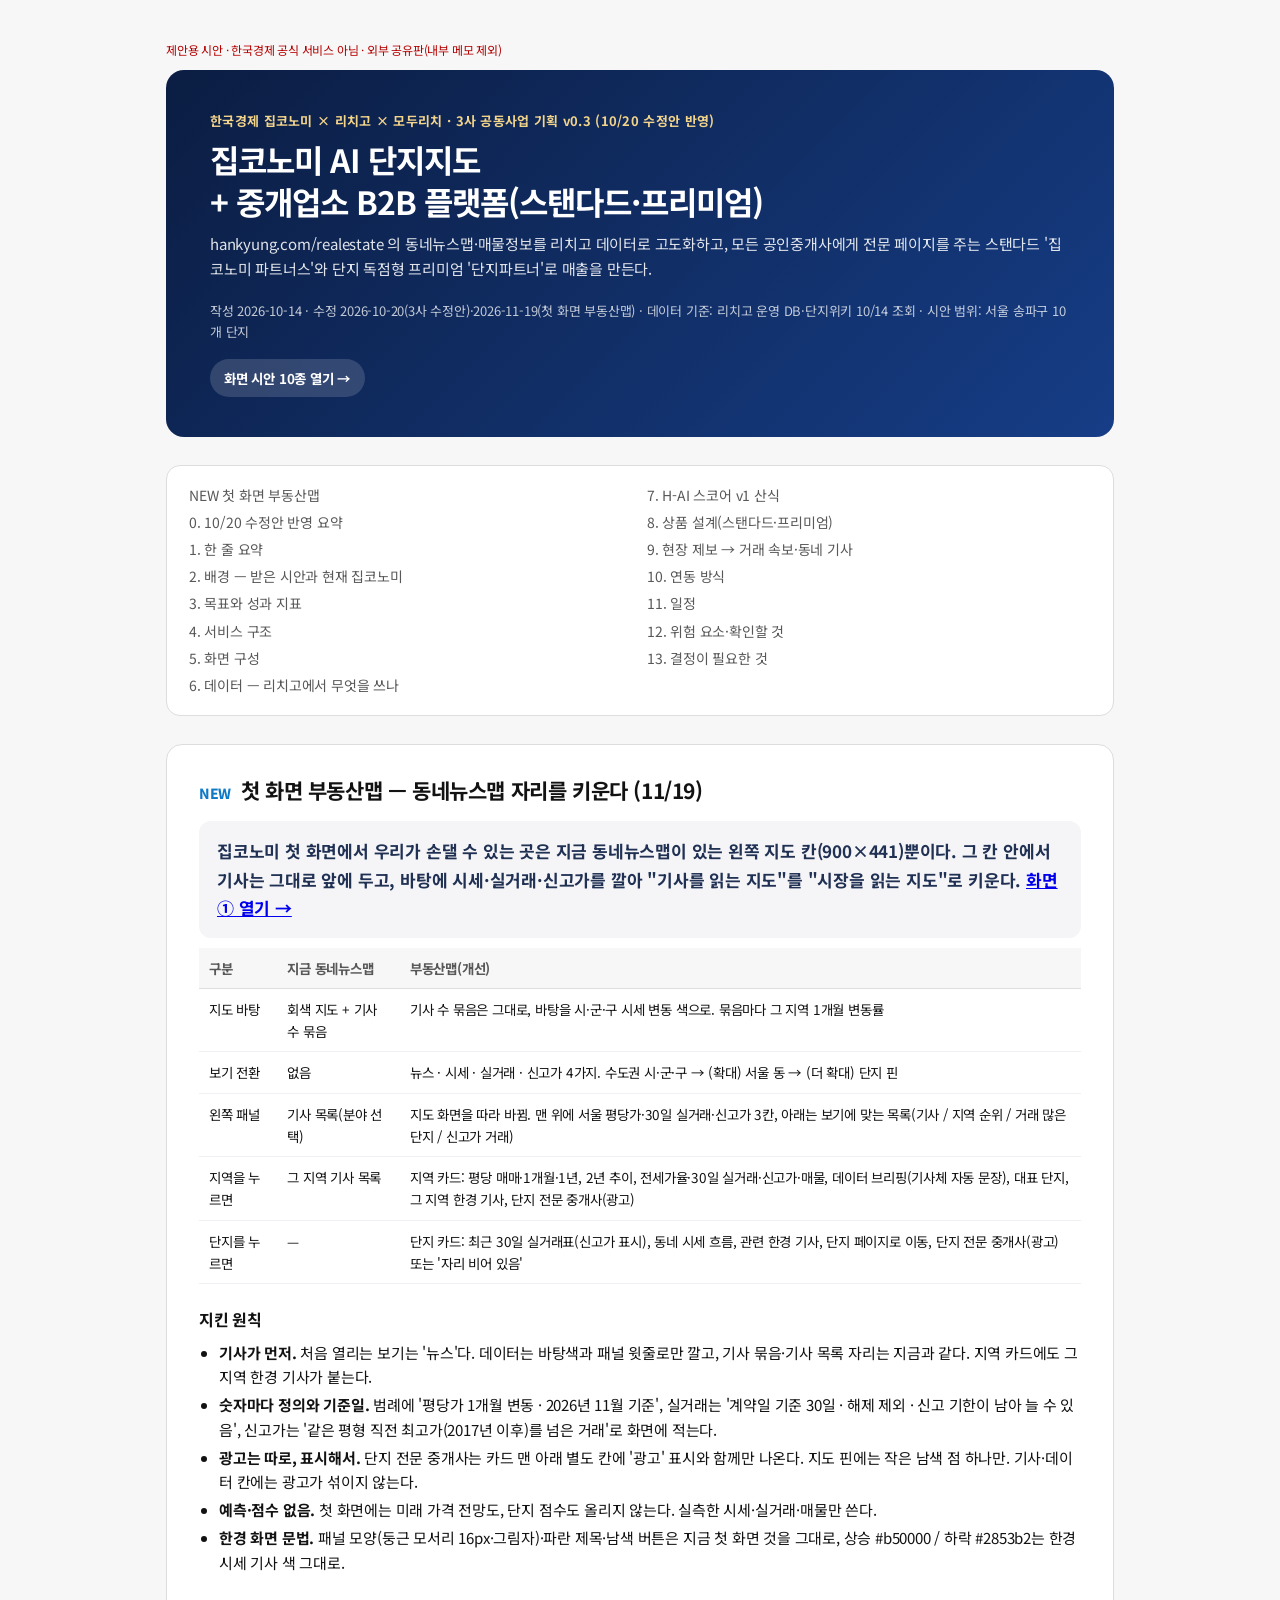
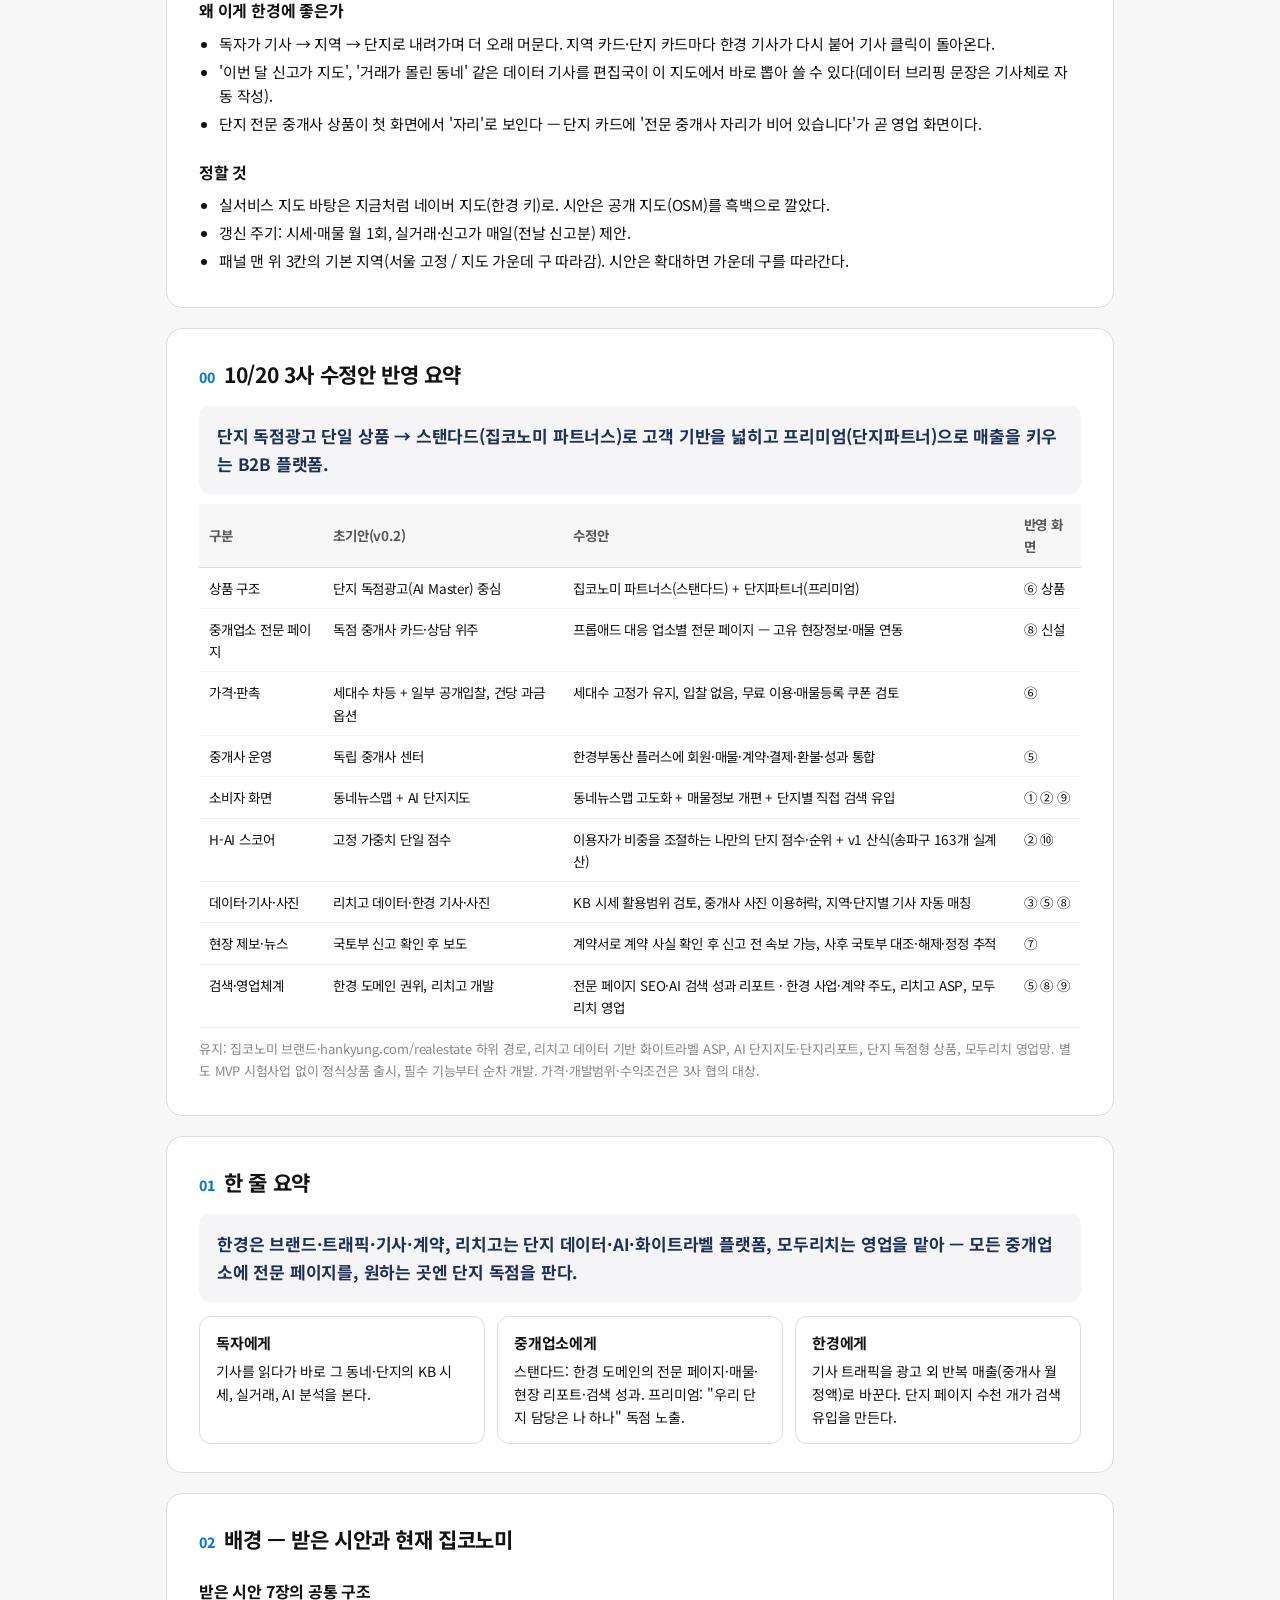
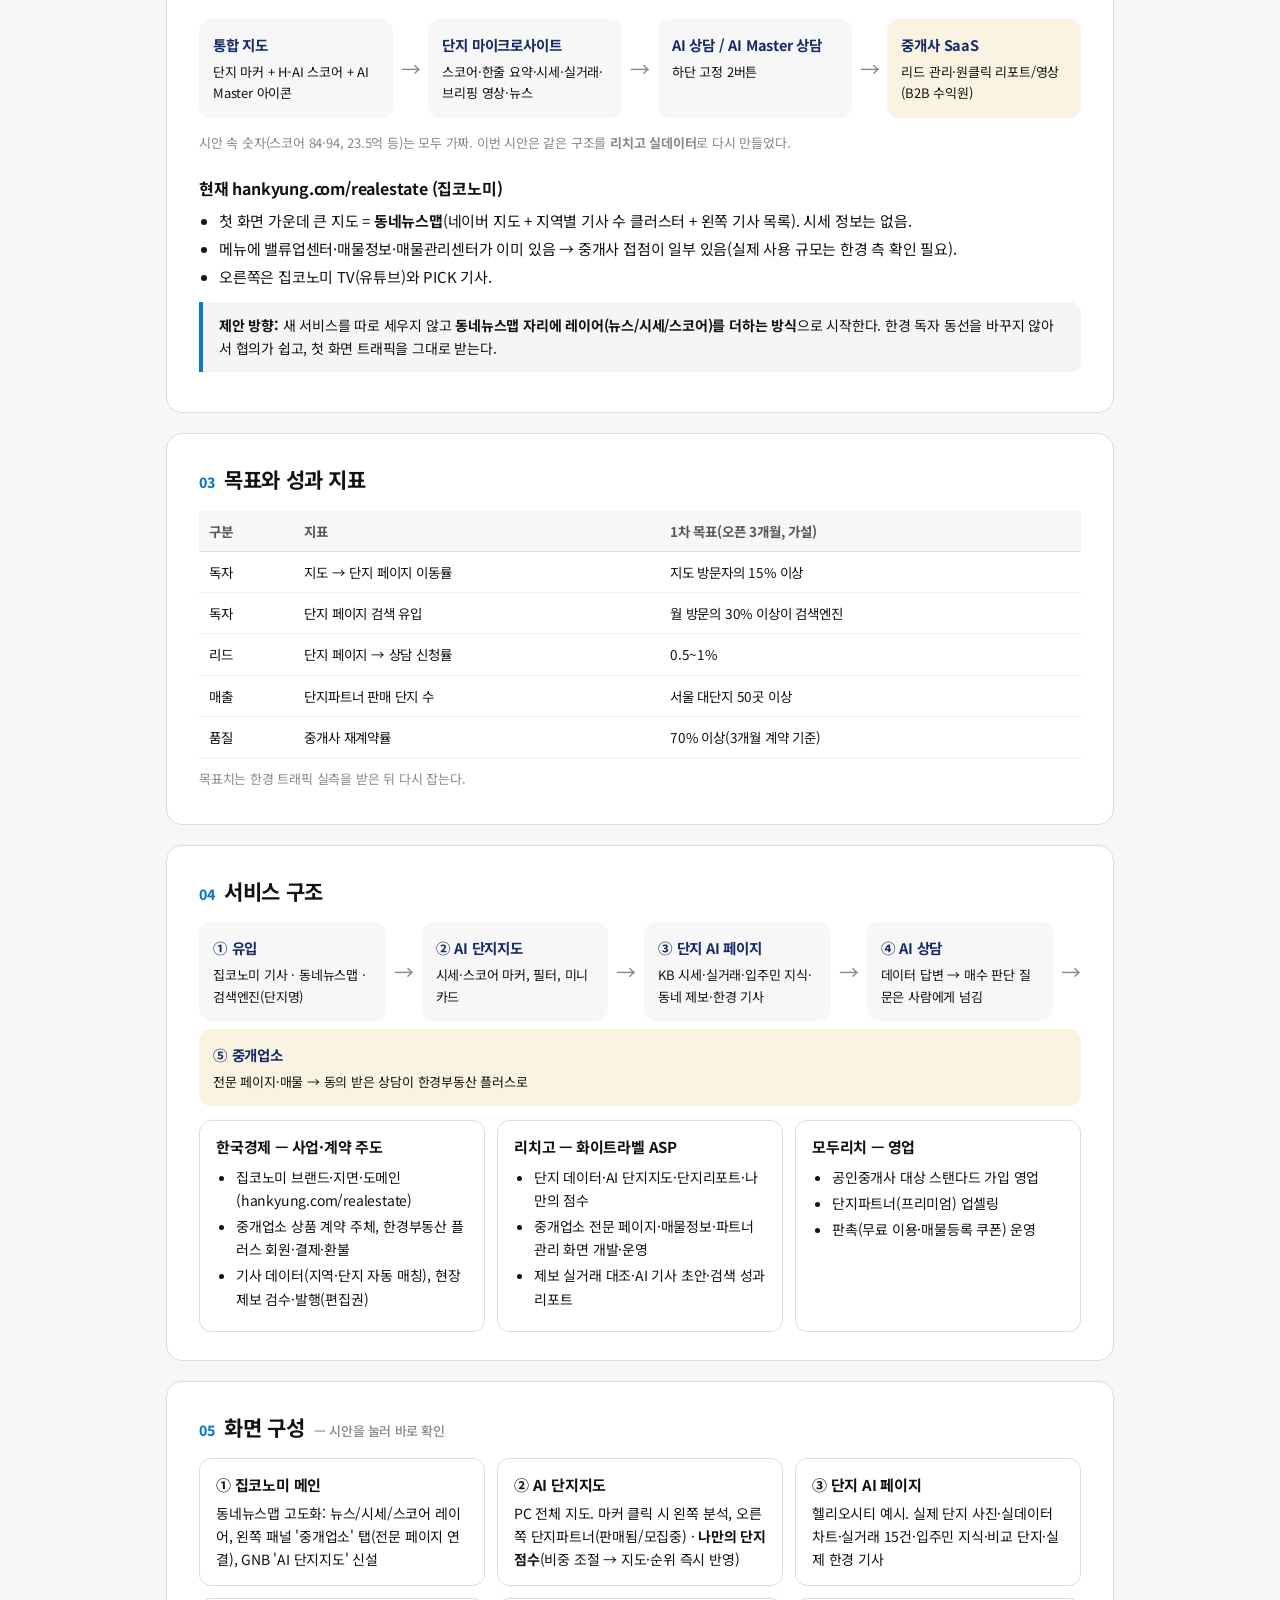
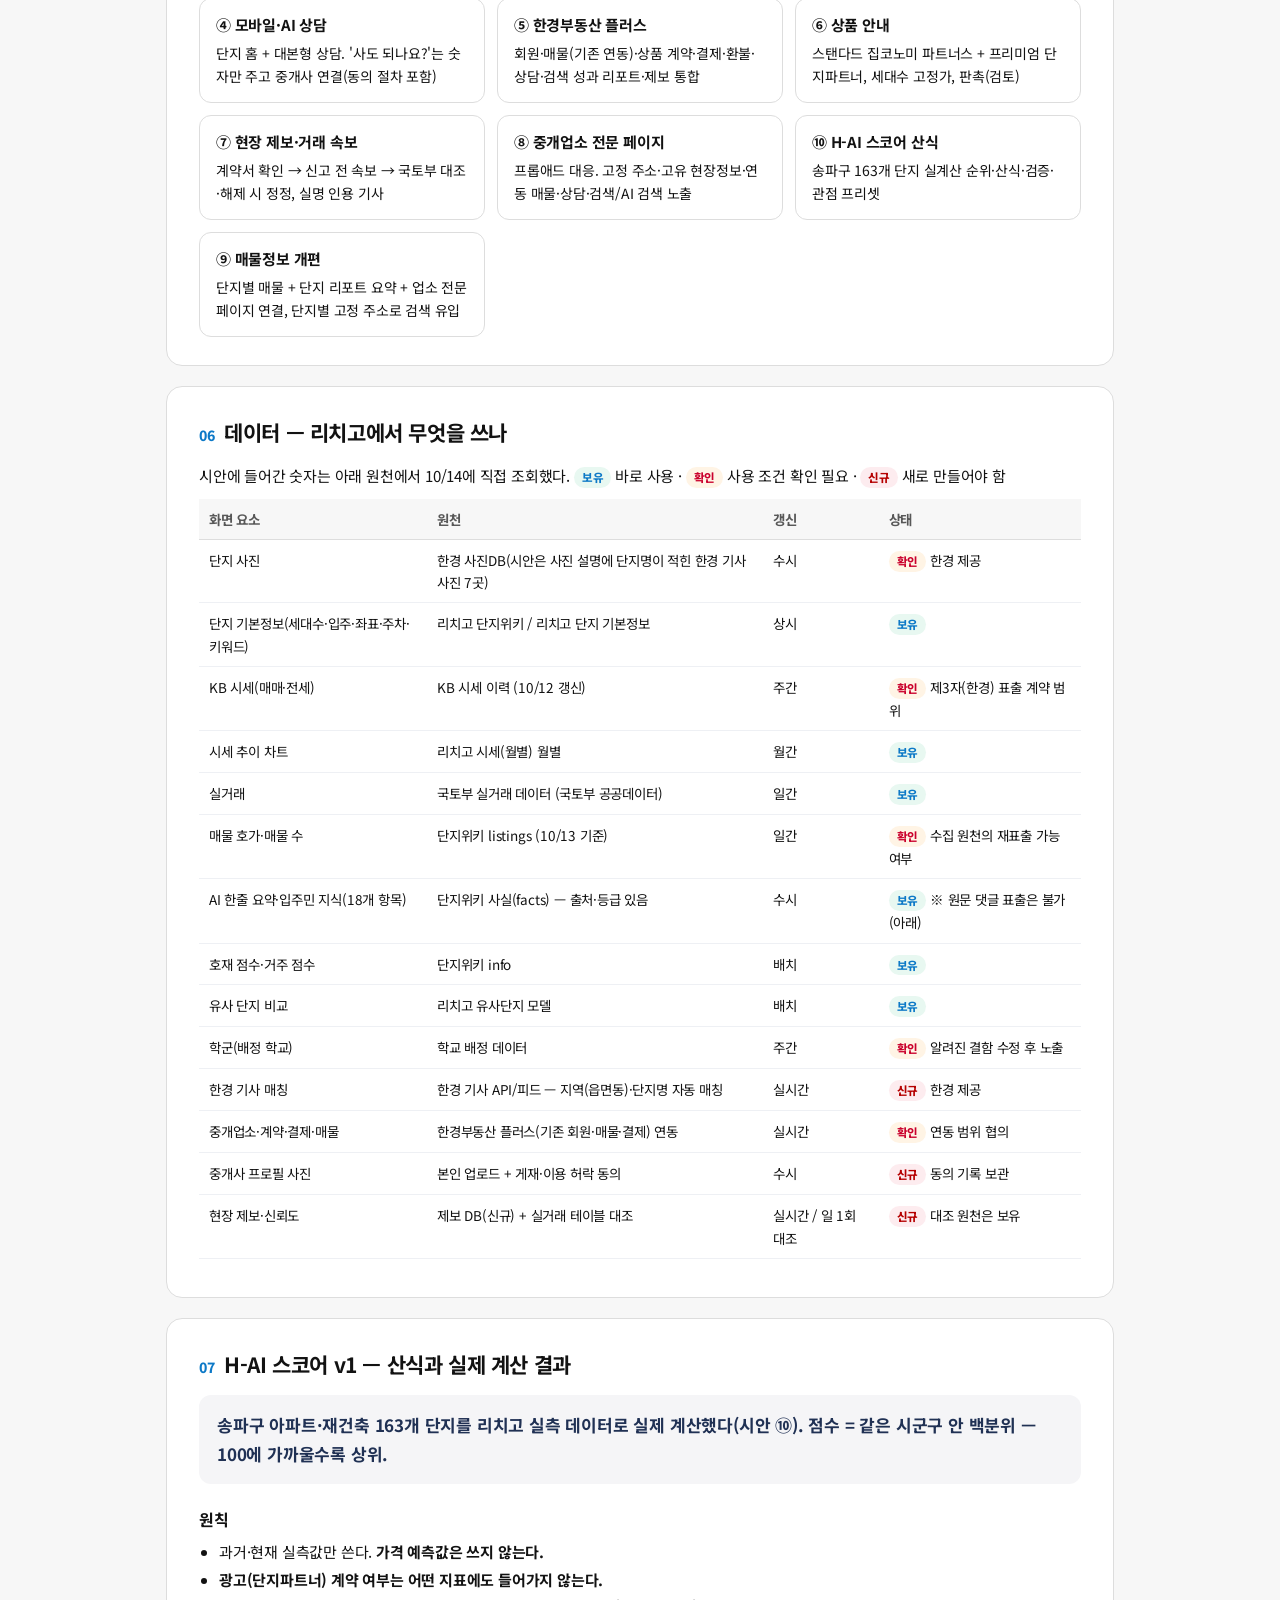
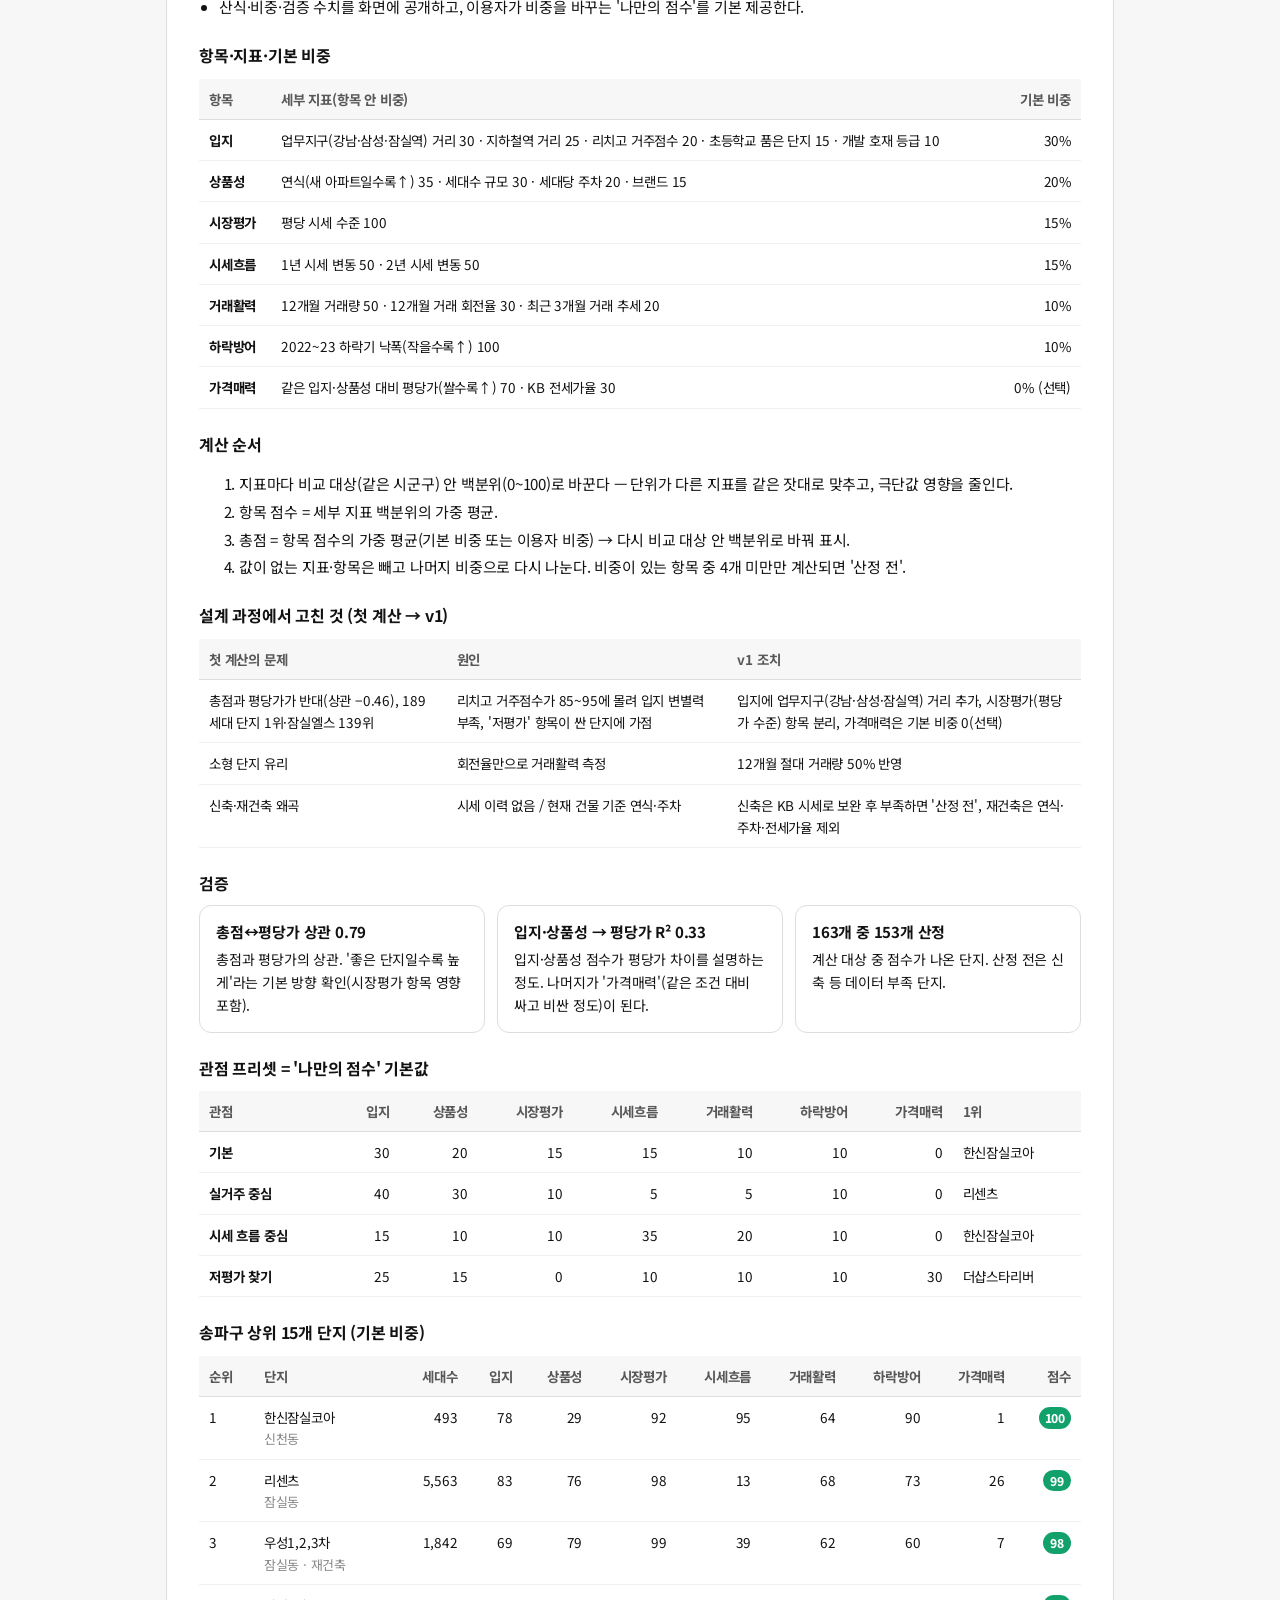
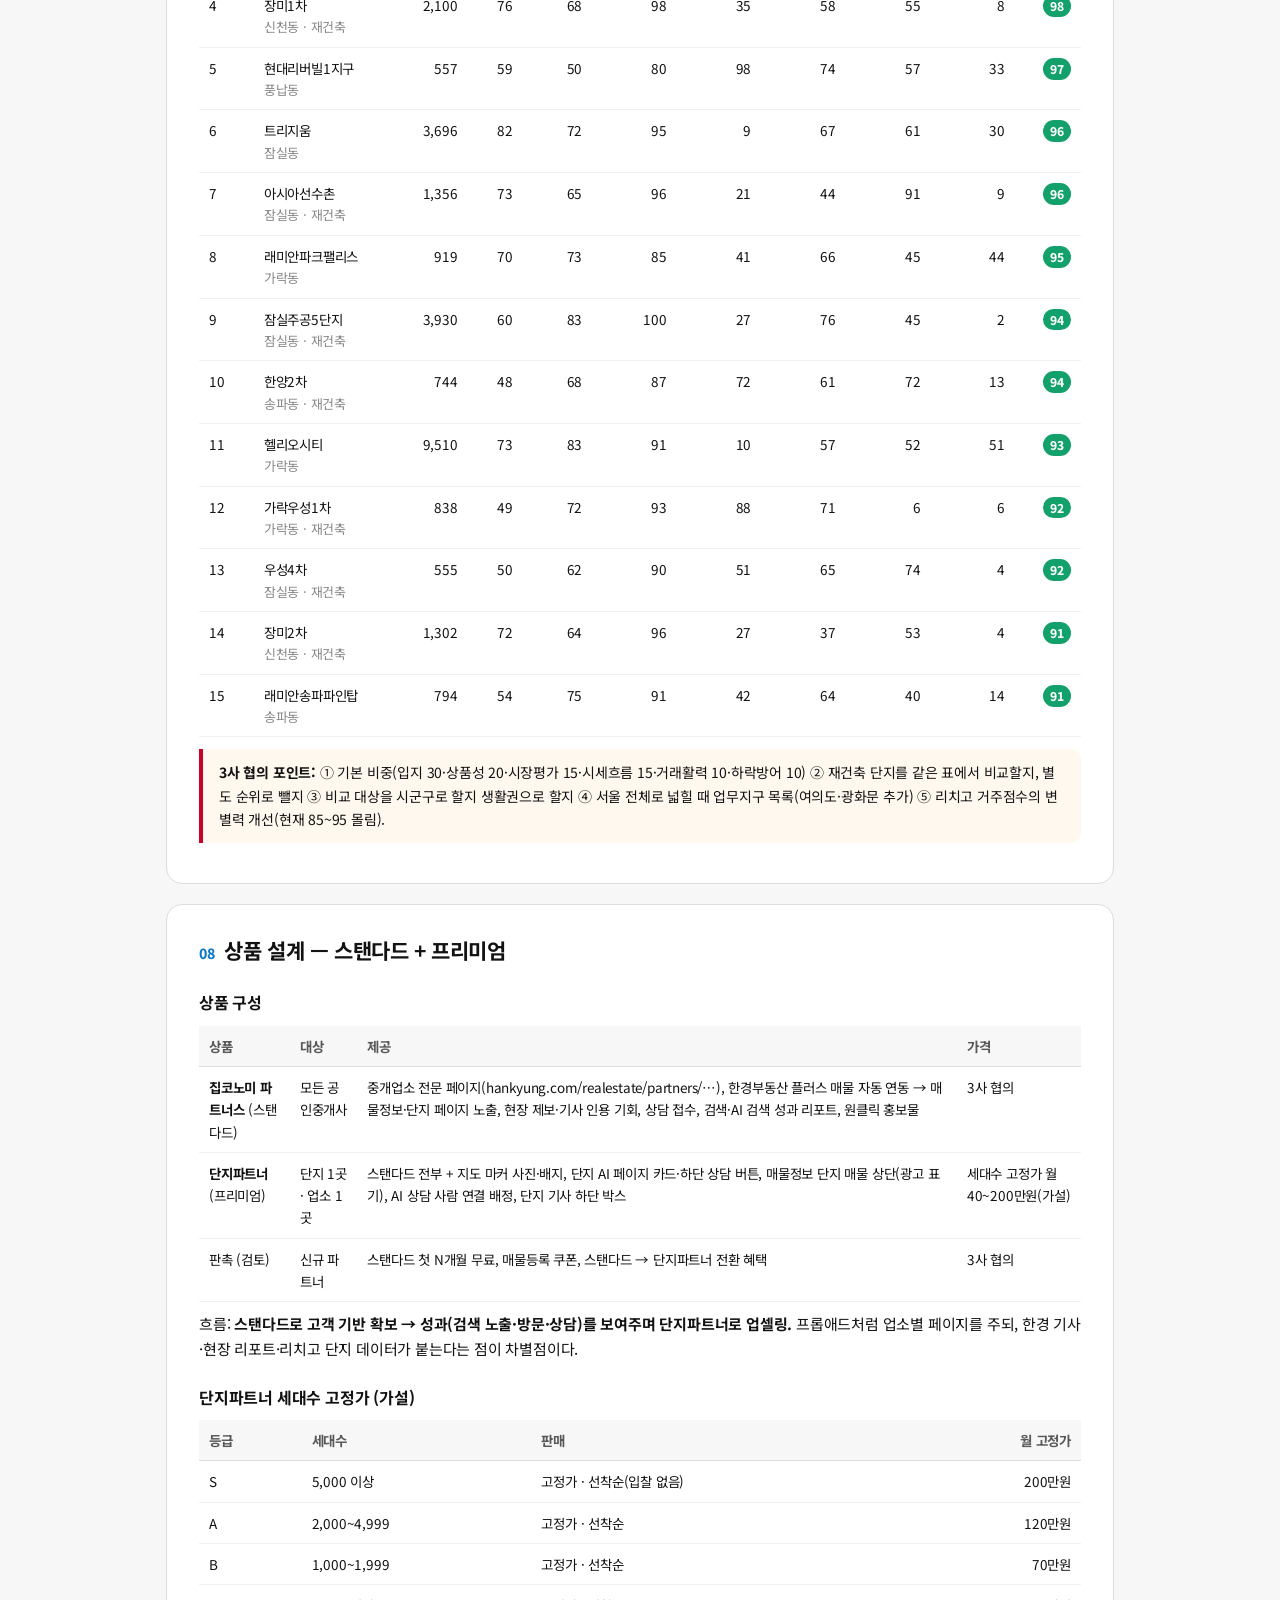
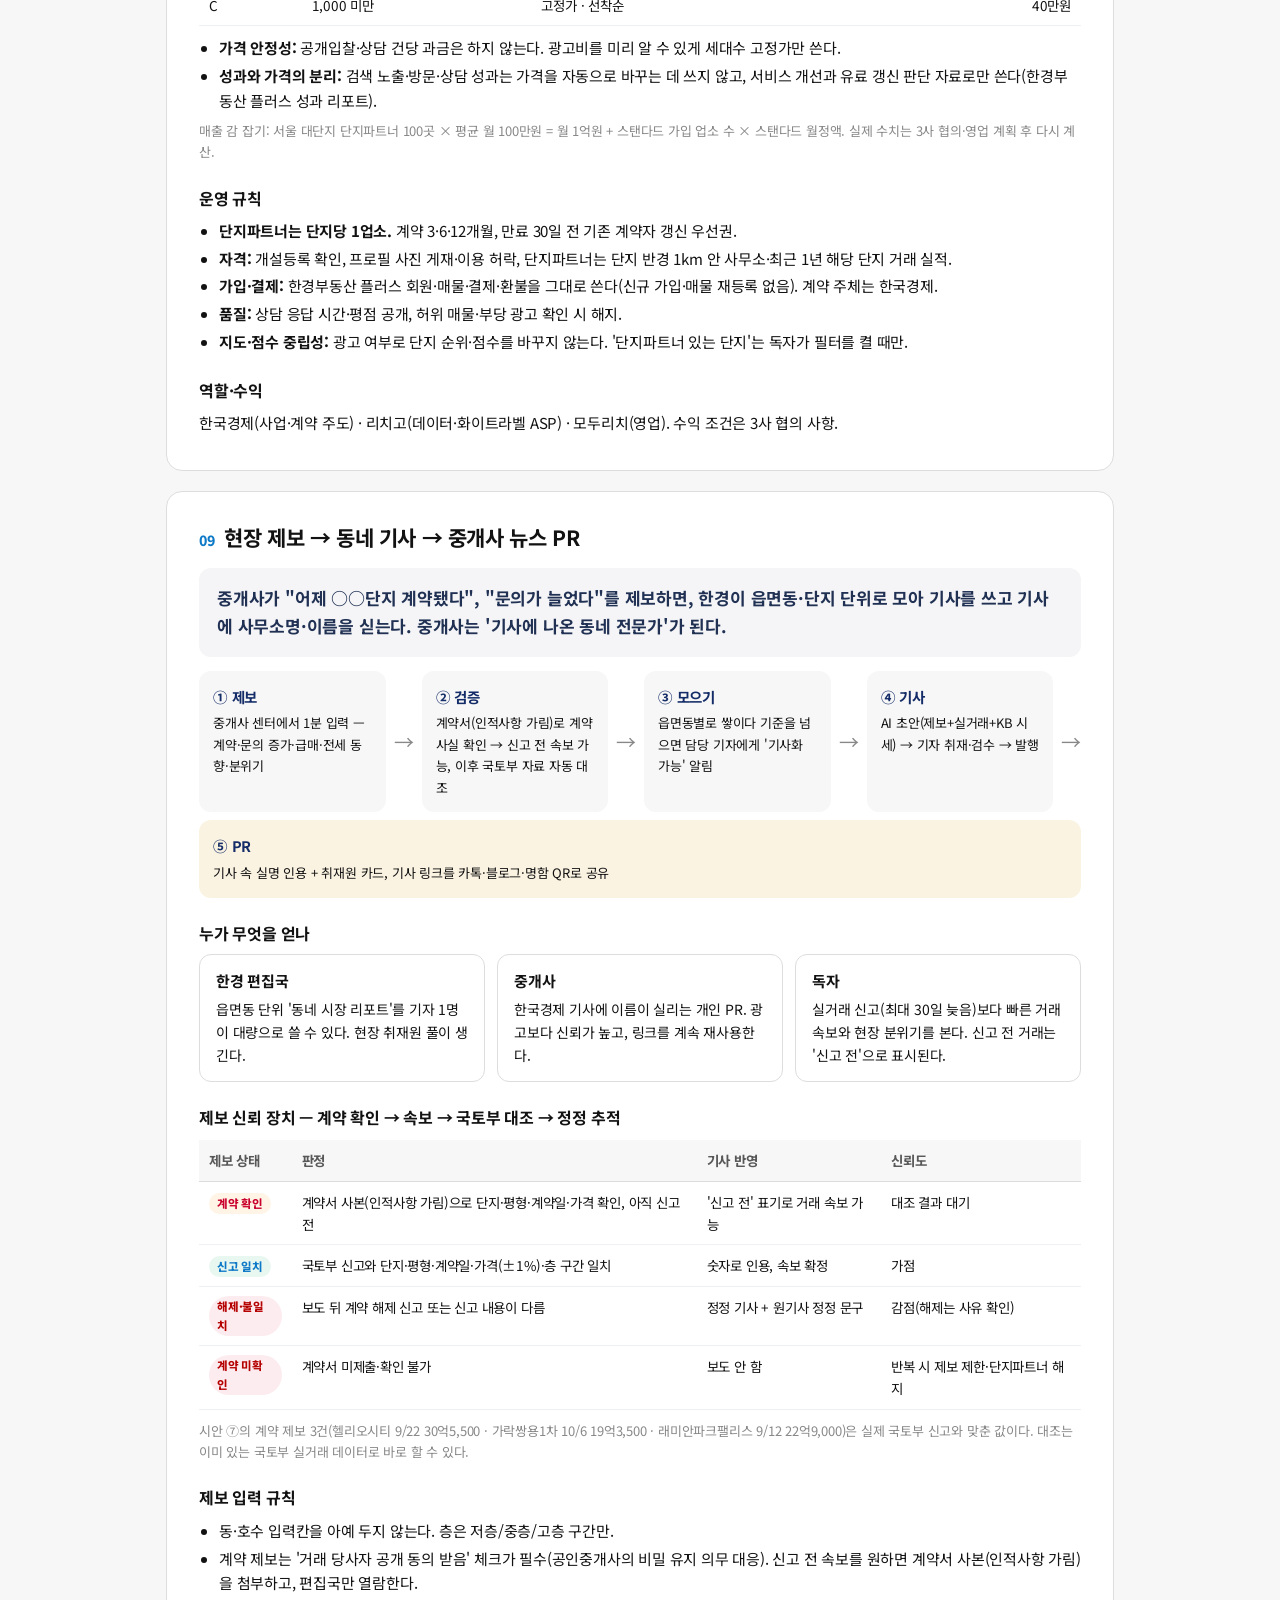
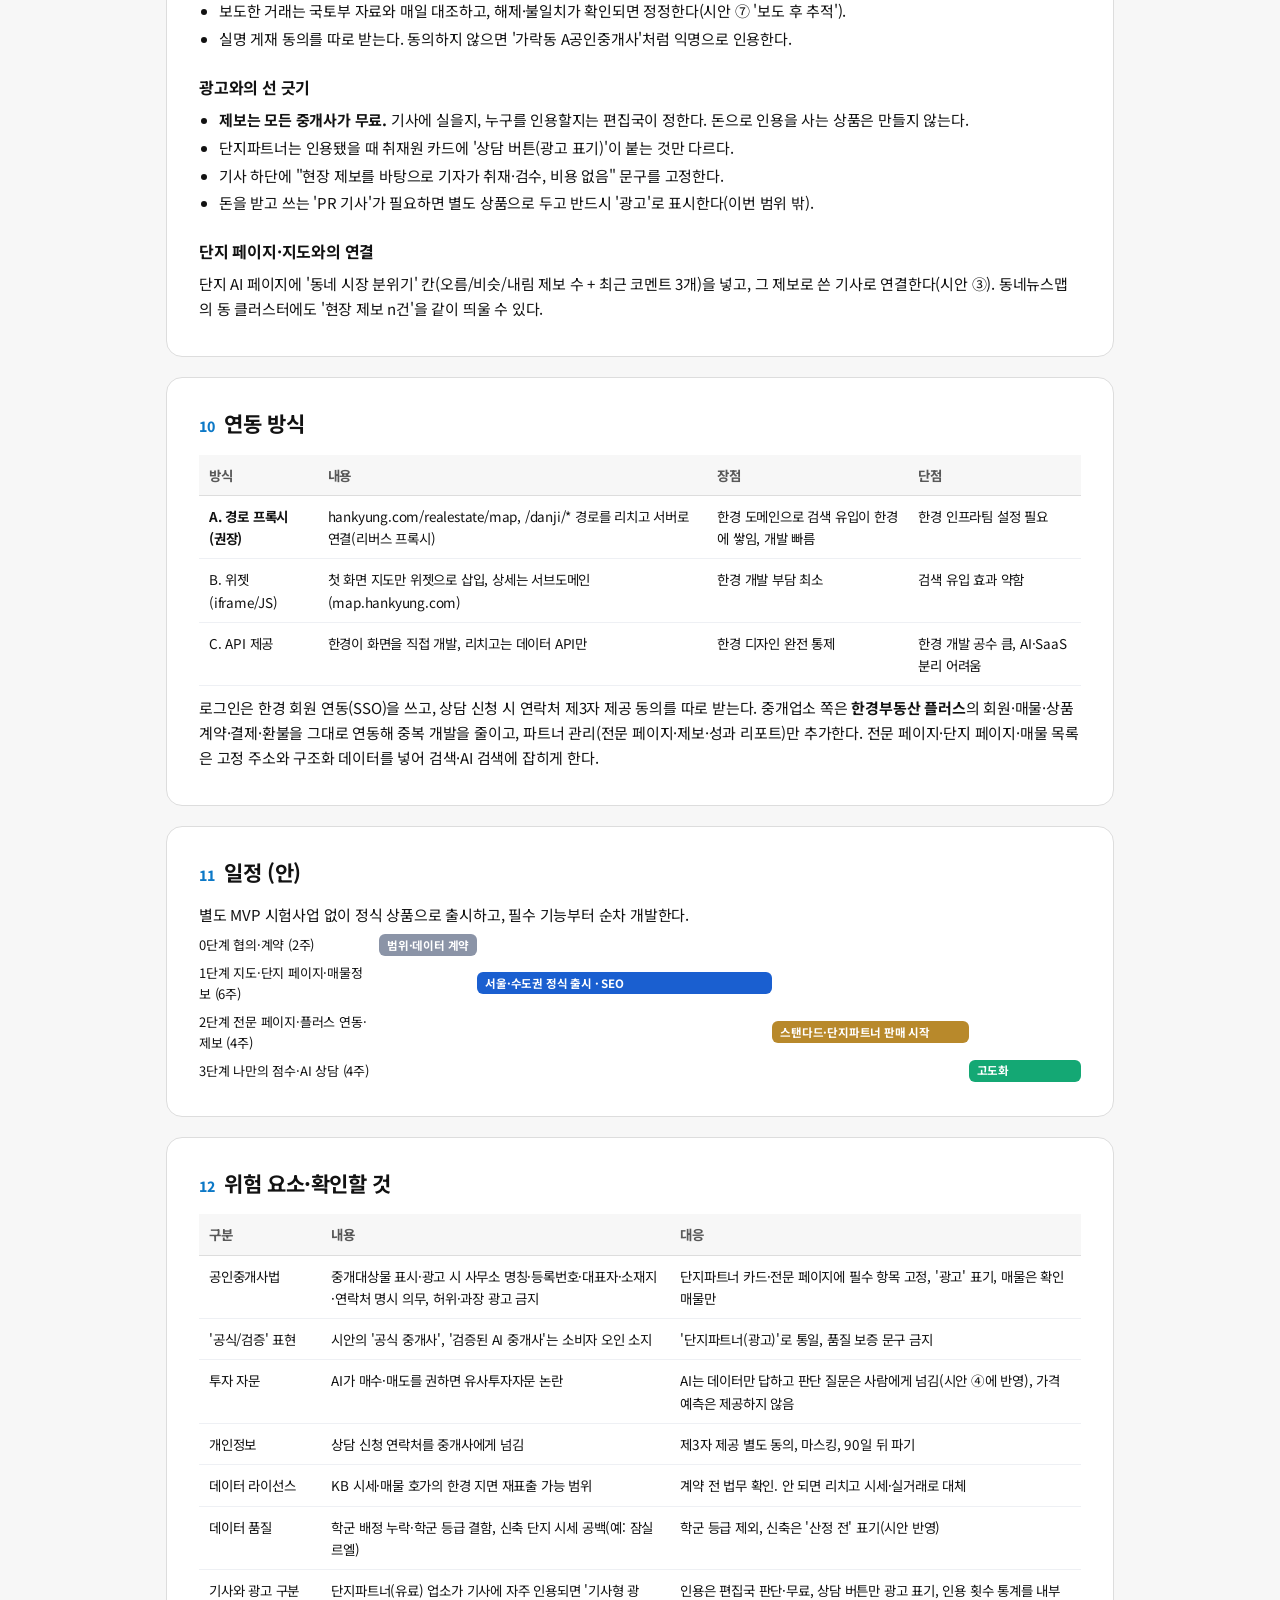
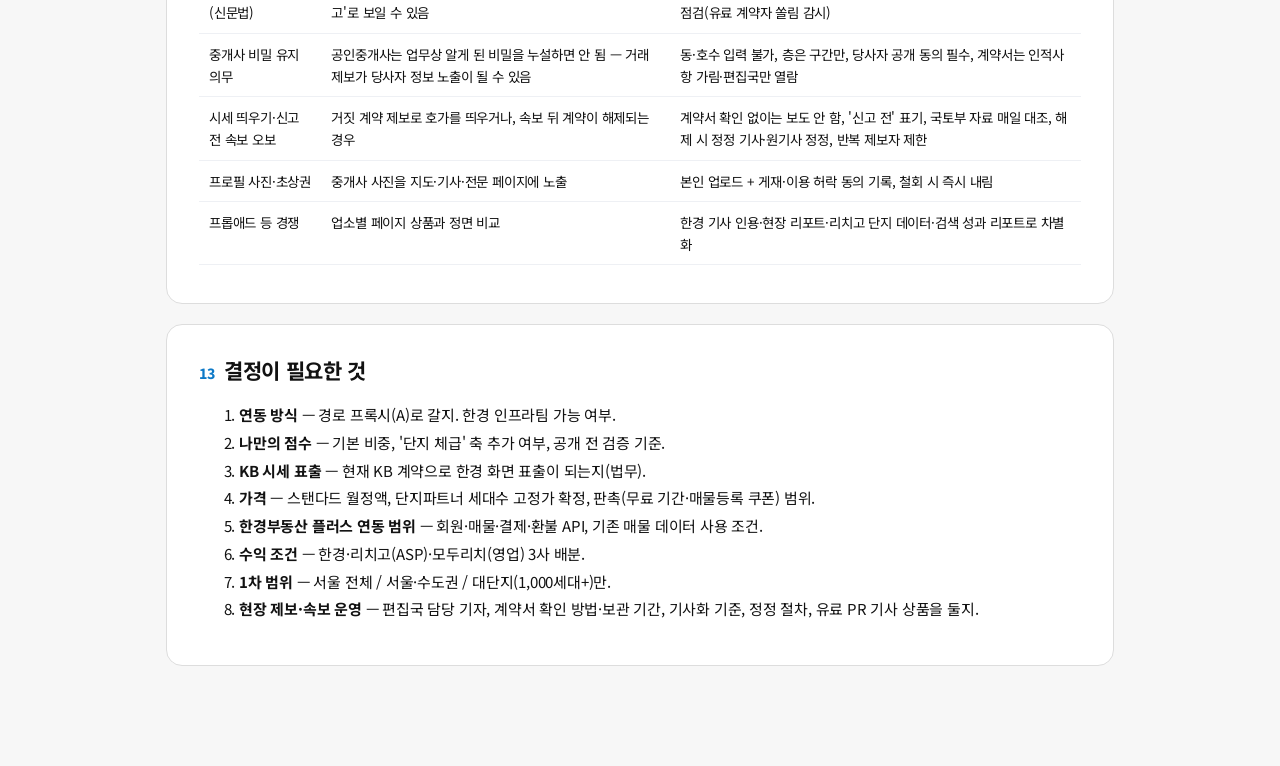
<file: plan.html>
<!doctype html>
<html lang="ko">
<head>
<meta charset="utf-8">
<meta name="robots" content="noindex,nofollow">
<meta property="og:type" content="website">
<meta property="og:title" content="집코노미 AI 단지지도 · 기획서">
<meta property="og:description" content="한경 집코노미 동네뉴스맵 확장 · 단지 AI 페이지 · 중개사 AI Master 독점 상품 · 현장 제보 뉴스 PR — 리치고 데이터로 만든 제안 시안">
<meta property="og:image" content="https://kkwon91.github.io/hankyung-ai-map-demo/og.png">
<meta property="og:url" content="https://kkwon91.github.io/hankyung-ai-map-demo/plan.html">
<meta name="twitter:card" content="summary_large_image">
<meta name="viewport" content="width=device-width, initial-scale=1">
<title>집코노미 AI 단지지도 기획</title>
<link rel="stylesheet" href="https://fonts.googleapis.com/css2?family=Noto+Sans+KR:wght@400;500;700;900&display=swap">
<script src="score.js"></script>
<script src="data.js"></script>
<style>
:root{--hk:#142c67;--hk2:#0d79c7;--soft:#f5f5f7;--ink:#121212;--ink2:#585858;--ink3:#888;--line:#ddd;--bg:#f7f7f7;--gold:#142c67;--red:#b50000;--ok:#0d79c7;--warn:#ca002c}
*{box-sizing:border-box}
body{margin:0;font-family:-apple-system,BlinkMacSystemFont,'Noto Sans KR','Apple SD Gothic Neo','Malgun Gothic',sans-serif;letter-spacing:-.2px;color:var(--ink);background:var(--bg);line-height:1.65;font-size:15px}
.wrap{max-width:980px;margin:0 auto;padding:40px 16px 80px}
header.cover{background:linear-gradient(135deg,#0b1d42,#163d86);color:#fff;border-radius:18px;padding:40px 44px;margin-bottom:28px}
header.cover .k{font-size:13px;color:#f3d48b;font-weight:700;letter-spacing:.3px}
header.cover h1{font-size:32px;margin:8px 0 10px;letter-spacing:-1px;line-height:1.3}
header.cover p{margin:0;opacity:.88}
header.cover .meta{margin-top:18px;font-size:13px;opacity:.75}
header.cover a{color:#fff;background:rgba(255,255,255,.15);padding:8px 14px;border-radius:999px;font-weight:700;font-size:13.5px;text-decoration:none;display:inline-block;margin-top:16px}
nav.toc{background:#fff;border:1px solid var(--line);border-radius:14px;padding:16px 22px;margin-bottom:28px;columns:2;font-size:14px}
nav.toc a{color:var(--ink2);text-decoration:none;display:block;padding:2px 0}
section{background:#fff;border:1px solid var(--line);border-radius:16px;padding:28px 32px;margin-bottom:20px}
h2{font-size:21px;margin:0 0 14px;letter-spacing:-.4px;display:flex;gap:10px;align-items:baseline}
h2 small{color:var(--hk2);font-size:14px;font-weight:800}
h3{font-size:16px;margin:22px 0 8px}
p{margin:6px 0}
ul{padding-left:20px;margin:6px 0}
li{margin:3px 0}
table{width:100%;border-collapse:collapse;font-size:13.5px;margin:10px 0}
th{background:var(--bg);text-align:left;font-weight:700;color:var(--ink2);padding:9px 10px;border-bottom:1px solid var(--line)}
td{padding:9px 10px;border-bottom:1px solid #eef0f4;vertical-align:top}
td.r,th.r{text-align:right}
code{background:#f1f4f9;border-radius:4px;padding:1px 5px;font-size:12.5px;color:#334}
.lead{font-size:17px;font-weight:700;color:#203154;background:var(--soft);border-radius:12px;padding:16px 18px}
.callout{border-left:4px solid var(--warn);background:#fff8ef;padding:12px 16px;border-radius:0 10px 10px 0;margin:12px 0;font-size:14px}
.callout.blue{border-color:var(--hk2);background:var(--soft)}
.grid2{display:grid;grid-template-columns:1fr 1fr;gap:12px}
.grid3{display:grid;grid-template-columns:repeat(3,1fr);gap:12px}
.box{border:1px solid var(--line);border-radius:12px;padding:14px 16px;font-size:14px}
.box b.t{display:block;margin-bottom:4px;font-size:15px}
.flow{display:flex;align-items:stretch;gap:8px;flex-wrap:wrap;margin:14px 0}
.flow .st{flex:1;min-width:150px;border-radius:12px;padding:14px;background:var(--bg);font-size:13px}
.flow .st b{display:block;font-size:14.5px;margin-bottom:4px;color:var(--hk)}
.flow .ar{align-self:center;color:var(--ink3);font-size:20px}
.flow .st.money{background:#fbf3e2}
.flow .st.money b{color:var(--gold)}
.pill{display:inline-block;font-size:11.5px;font-weight:800;border-radius:999px;padding:1px 8px}
.pill.ok{background:#e8f8f1;color:var(--ok)}.pill.no{background:#fdecef;color:var(--red)}.pill.q{background:#fff4e5;color:var(--warn)}
.screens a{display:block;text-decoration:none;color:inherit}
.screens .box:hover{border-color:var(--hk2)}
.muted{color:var(--ink3);font-size:13px}
.sc{display:inline-block;min-width:28px;text-align:center;border-radius:999px;color:#fff;font-weight:800;font-size:12px;padding:1px 6px}
.s90{background:#12a06b}.s80{background:#6cbf45}.s70{background:#e5b424}.s60{background:#ec7d2c}.sx{background:#a7afbd}
.gantt{font-size:13px}
.gantt .row{display:grid;grid-template-columns:170px 1fr;align-items:center;gap:10px;margin:6px 0}
.gantt .bar{height:22px;border-radius:6px;color:#fff;font-size:11.5px;font-weight:700;display:flex;align-items:center;padding:0 8px;white-space:nowrap}
@media (max-width:760px){.grid2,.grid3{grid-template-columns:1fr}nav.toc{columns:1}section{padding:20px}header.cover{padding:28px 22px}}
</style>
</head>
<body>
<div class="wrap"><div style="font-size:12px;color:#b50000;margin-bottom:10px">제안용 시안 · 한국경제 공식 서비스 아님 · 외부 공유판(내부 메모 제외)</div>

<header class="cover">
  <div class="k">한국경제 집코노미 × 리치고 × 모두리치 · 3사 공동사업 기획 v0.3 (10/20 수정안 반영)</div>
  <h1>집코노미 AI 단지지도<br>+ 중개업소 B2B 플랫폼(스탠다드·프리미엄)</h1>
  <p>hankyung.com/realestate 의 동네뉴스맵·매물정보를 리치고 데이터로 고도화하고, 모든 공인중개사에게 전문 페이지를 주는 스탠다드 '집코노미 파트너스'와 단지 독점형 프리미엄 '단지파트너'로 매출을 만든다.</p>
  <div class="meta">작성 2026-10-14 · 수정 2026-10-20(3사 수정안)·2026-11-19(첫 화면 부동산맵) · 데이터 기준: 리치고 운영 DB·단지위키 10/14 조회 · 시안 범위: 서울 송파구 10개 단지</div>
  <a href="./">화면 시안 10종 열기 →</a>
</header>

<nav class="toc">
  <a href="#sm">NEW 첫 화면 부동산맵</a><a href="#s0">0. 10/20 수정안 반영 요약</a><a href="#s1">1. 한 줄 요약</a><a href="#s2">2. 배경 — 받은 시안과 현재 집코노미</a><a href="#s3">3. 목표와 성과 지표</a><a href="#s4">4. 서비스 구조</a>
  <a href="#s5">5. 화면 구성</a><a href="#s6">6. 데이터 — 리치고에서 무엇을 쓰나</a><a href="#s7">7. H-AI 스코어 v1 산식</a><a href="#s8">8. 상품 설계(스탠다드·프리미엄)</a>
  <a href="#s8b">9. 현장 제보 → 거래 속보·동네 기사</a><a href="#s9">10. 연동 방식</a><a href="#s10">11. 일정</a><a href="#s11">12. 위험 요소·확인할 것</a><a href="#s12">13. 결정이 필요한 것</a>
</nav>

<section id="sm"><h2><small>NEW</small>첫 화면 부동산맵 — 동네뉴스맵 자리를 키운다 (11/19)</h2>
  <p class="lead">집코노미 첫 화면에서 우리가 손댈 수 있는 곳은 지금 동네뉴스맵이 있는 왼쪽 지도 칸(900×441)뿐이다. 그 칸 안에서 기사는 그대로 앞에 두고, 바탕에 시세·실거래·신고가를 깔아 "기사를 읽는 지도"를 "시장을 읽는 지도"로 키운다. <a href="./#s1">화면 ① 열기 →</a></p>
  <table>
    <tr><th>구분</th><th>지금 동네뉴스맵</th><th>부동산맵(개선)</th></tr>
    <tr><td>지도 바탕</td><td>회색 지도 + 기사 수 묶음</td><td>기사 수 묶음은 그대로, 바탕을 시·군·구 시세 변동 색으로. 묶음마다 그 지역 1개월 변동률</td></tr>
    <tr><td>보기 전환</td><td>없음</td><td>뉴스 · 시세 · 실거래 · 신고가 4가지. 수도권 시·군·구 → (확대) 서울 동 → (더 확대) 단지 핀</td></tr>
    <tr><td>왼쪽 패널</td><td>기사 목록(분야 선택)</td><td>지도 화면을 따라 바뀜. 맨 위에 서울 평당가·30일 실거래·신고가 3칸, 아래는 보기에 맞는 목록(기사 / 지역 순위 / 거래 많은 단지 / 신고가 거래)</td></tr>
    <tr><td>지역을 누르면</td><td>그 지역 기사 목록</td><td>지역 카드: 평당 매매·1개월·1년, 2년 추이, 전세가율·30일 실거래·신고가·매물, 데이터 브리핑(기사체 자동 문장), 대표 단지, 그 지역 한경 기사, 단지 전문 중개사(광고)</td></tr>
    <tr><td>단지를 누르면</td><td>—</td><td>단지 카드: 최근 30일 실거래표(신고가 표시), 동네 시세 흐름, 관련 한경 기사, 단지 페이지로 이동, 단지 전문 중개사(광고) 또는 '자리 비어 있음'</td></tr>
  </table>
  <h3>지킨 원칙</h3>
  <ul>
    <li><b>기사가 먼저.</b> 처음 열리는 보기는 '뉴스'다. 데이터는 바탕색과 패널 윗줄로만 깔고, 기사 묶음·기사 목록 자리는 지금과 같다. 지역 카드에도 그 지역 한경 기사가 붙는다.</li>
    <li><b>숫자마다 정의와 기준일.</b> 범례에 '평당가 1개월 변동 · 2026년 11월 기준', 실거래는 '계약일 기준 30일 · 해제 제외 · 신고 기한이 남아 늘 수 있음', 신고가는 '같은 평형 직전 최고가(2017년 이후)를 넘은 거래'로 화면에 적는다.</li>
    <li><b>광고는 따로, 표시해서.</b> 단지 전문 중개사는 카드 맨 아래 별도 칸에 '광고' 표시와 함께만 나온다. 지도 핀에는 작은 남색 점 하나만. 기사·데이터 칸에는 광고가 섞이지 않는다.</li>
    <li><b>예측·점수 없음.</b> 첫 화면에는 미래 가격 전망도, 단지 점수도 올리지 않는다. 실측한 시세·실거래·매물만 쓴다.</li>
    <li><b>한경 화면 문법.</b> 패널 모양(둥근 모서리 16px·그림자)·파란 제목·남색 버튼은 지금 첫 화면 것을 그대로, 상승 #b50000 / 하락 #2853b2는 한경 시세 기사 색 그대로.</li>
  </ul>
  <h3>왜 이게 한경에 좋은가</h3>
  <ul>
    <li>독자가 기사 → 지역 → 단지로 내려가며 더 오래 머문다. 지역 카드·단지 카드마다 한경 기사가 다시 붙어 기사 클릭이 돌아온다.</li>
    <li>'이번 달 신고가 지도', '거래가 몰린 동네' 같은 데이터 기사를 편집국이 이 지도에서 바로 뽑아 쓸 수 있다(데이터 브리핑 문장은 기사체로 자동 작성).</li>
    <li>단지 전문 중개사 상품이 첫 화면에서 '자리'로 보인다 — 단지 카드에 '전문 중개사 자리가 비어 있습니다'가 곧 영업 화면이다.</li>
  </ul>
  <h3>정할 것</h3>
  <ul>
    <li>실서비스 지도 바탕은 지금처럼 네이버 지도(한경 키)로. 시안은 공개 지도(OSM)를 흑백으로 깔았다.</li>
    <li>갱신 주기: 시세·매물 월 1회, 실거래·신고가 매일(전날 신고분) 제안.</li>
    <li>패널 맨 위 3칸의 기본 지역(서울 고정 / 지도 가운데 구 따라감). 시안은 확대하면 가운데 구를 따라간다.</li>
  </ul>
  
</section>

<section id="s0"><h2><small>00</small>10/20 3사 수정안 반영 요약</h2>
  <p class="lead">단지 독점광고 단일 상품 → 스탠다드(집코노미 파트너스)로 고객 기반을 넓히고 프리미엄(단지파트너)으로 매출을 키우는 B2B 플랫폼.</p>
  <table>
    <tr><th>구분</th><th>초기안(v0.2)</th><th>수정안</th><th>반영 화면</th></tr>
    <tr><td>상품 구조</td><td>단지 독점광고(AI Master) 중심</td><td>집코노미 파트너스(스탠다드) + 단지파트너(프리미엄)</td><td>⑥ 상품</td></tr>
    <tr><td>중개업소 전문 페이지</td><td>독점 중개사 카드·상담 위주</td><td>프롭애드 대응 업소별 전문 페이지 — 고유 현장정보·매물 연동</td><td>⑧ 신설</td></tr>
    <tr><td>가격·판촉</td><td>세대수 차등 + 일부 공개입찰, 건당 과금 옵션</td><td>세대수 고정가 유지, 입찰 없음, 무료 이용·매물등록 쿠폰 검토</td><td>⑥</td></tr>
    <tr><td>중개사 운영</td><td>독립 중개사 센터</td><td>한경부동산 플러스에 회원·매물·계약·결제·환불·성과 통합</td><td>⑤</td></tr>
    <tr><td>소비자 화면</td><td>동네뉴스맵 + AI 단지지도</td><td>동네뉴스맵 고도화 + 매물정보 개편 + 단지별 직접 검색 유입</td><td>① ② ⑨</td></tr>
    <tr><td>H-AI 스코어</td><td>고정 가중치 단일 점수</td><td>이용자가 비중을 조절하는 나만의 단지 점수·순위 + v1 산식(송파구 163개 실계산)</td><td>② ⑩</td></tr>
    <tr><td>데이터·기사·사진</td><td>리치고 데이터·한경 기사·사진</td><td>KB 시세 활용범위 검토, 중개사 사진 이용허락, 지역·단지별 기사 자동 매칭</td><td>③ ⑤ ⑧</td></tr>
    <tr><td>현장 제보·뉴스</td><td>국토부 신고 확인 후 보도</td><td>계약서로 계약 사실 확인 후 신고 전 속보 가능, 사후 국토부 대조·해제·정정 추적</td><td>⑦</td></tr>
    <tr><td>검색·영업체계</td><td>한경 도메인 권위, 리치고 개발</td><td>전문 페이지 SEO·AI 검색 성과 리포트 · 한경 사업·계약 주도, 리치고 ASP, 모두리치 영업</td><td>⑤ ⑧ ⑨</td></tr>
  </table>
  <p class="muted">유지: 집코노미 브랜드·hankyung.com/realestate 하위 경로, 리치고 데이터 기반 화이트라벨 ASP, AI 단지지도·단지리포트, 단지 독점형 상품, 모두리치 영업망. 별도 MVP 시험사업 없이 정식상품 출시, 필수 기능부터 순차 개발. 가격·개발범위·수익조건은 3사 협의 대상.</p>
</section>

<section id="s1"><h2><small>01</small>한 줄 요약</h2>
  <p class="lead">한경은 브랜드·트래픽·기사·계약, 리치고는 단지 데이터·AI·화이트라벨 플랫폼, 모두리치는 영업을 맡아 — 모든 중개업소에 전문 페이지를, 원하는 곳엔 단지 독점을 판다.</p>
  <div class="grid3" style="margin-top:14px">
    <div class="box"><b class="t">독자에게</b>기사를 읽다가 바로 그 동네·단지의 KB 시세, 실거래, AI 분석을 본다.</div>
    <div class="box"><b class="t">중개업소에게</b>스탠다드: 한경 도메인의 전문 페이지·매물·현장 리포트·검색 성과. 프리미엄: "우리 단지 담당은 나 하나" 독점 노출.</div>
    <div class="box"><b class="t">한경에게</b>기사 트래픽을 광고 외 반복 매출(중개사 월정액)로 바꾼다. 단지 페이지 수천 개가 검색 유입을 만든다.</div>
  </div>
</section>

<section id="s2"><h2><small>02</small>배경 — 받은 시안과 현재 집코노미</h2>
  <h3>받은 시안 7장의 공통 구조</h3>
  <div class="flow">
    <div class="st"><b>통합 지도</b>단지 마커 + H-AI 스코어 + AI Master 아이콘</div><div class="ar">→</div>
    <div class="st"><b>단지 마이크로사이트</b>스코어·한줄 요약·시세·실거래·브리핑 영상·뉴스</div><div class="ar">→</div>
    <div class="st"><b>AI 상담 / AI Master 상담</b>하단 고정 2버튼</div><div class="ar">→</div>
    <div class="st money"><b>중개사 SaaS</b>리드 관리·원클릭 리포트/영상 (B2B 수익원)</div>
  </div>
  <p class="muted">시안 속 숫자(스코어 84·94, 23.5억 등)는 모두 가짜. 이번 시안은 같은 구조를 <b>리치고 실데이터</b>로 다시 만들었다.</p>
  <h3>현재 hankyung.com/realestate (집코노미)</h3>
  <ul>
    <li>첫 화면 가운데 큰 지도 = <b>동네뉴스맵</b>(네이버 지도 + 지역별 기사 수 클러스터 + 왼쪽 기사 목록). 시세 정보는 없음.</li>
    <li>메뉴에 밸류업센터·매물정보·매물관리센터가 이미 있음 → 중개사 접점이 일부 있음(실제 사용 규모는 한경 측 확인 필요).</li>
    <li>오른쪽은 집코노미 TV(유튜브)와 PICK 기사.</li>
  </ul>
  <div class="callout blue"><b>제안 방향:</b> 새 서비스를 따로 세우지 않고 <b>동네뉴스맵 자리에 레이어(뉴스/시세/스코어)를 더하는 방식</b>으로 시작한다. 한경 독자 동선을 바꾸지 않아서 협의가 쉽고, 첫 화면 트래픽을 그대로 받는다.</div>
</section>

<section id="s3"><h2><small>03</small>목표와 성과 지표</h2>
  <table>
    <tr><th>구분</th><th>지표</th><th>1차 목표(오픈 3개월, 가설)</th></tr>
    <tr><td>독자</td><td>지도 → 단지 페이지 이동률</td><td>지도 방문자의 15% 이상</td></tr>
    <tr><td>독자</td><td>단지 페이지 검색 유입</td><td>월 방문의 30% 이상이 검색엔진</td></tr>
    <tr><td>리드</td><td>단지 페이지 → 상담 신청률</td><td>0.5~1%</td></tr>
    <tr><td>매출</td><td>단지파트너 판매 단지 수</td><td>서울 대단지 50곳 이상</td></tr>
    <tr><td>품질</td><td>중개사 재계약률</td><td>70% 이상(3개월 계약 기준)</td></tr>
  </table>
  <p class="muted">목표치는 한경 트래픽 실측을 받은 뒤 다시 잡는다.</p>
</section>

<section id="s4"><h2><small>04</small>서비스 구조</h2>
  <div class="flow">
    <div class="st"><b>① 유입</b>집코노미 기사 · 동네뉴스맵 · 검색엔진(단지명)</div><div class="ar">→</div>
    <div class="st"><b>② AI 단지지도</b>시세·스코어 마커, 필터, 미니 카드</div><div class="ar">→</div>
    <div class="st"><b>③ 단지 AI 페이지</b>KB 시세·실거래·입주민 지식·동네 제보·한경 기사</div><div class="ar">→</div>
    <div class="st"><b>④ AI 상담</b>데이터 답변 → 매수 판단 질문은 사람에게 넘김</div><div class="ar">→</div>
    <div class="st money"><b>⑤ 중개업소</b>전문 페이지·매물 → 동의 받은 상담이 한경부동산 플러스로</div>
  </div>
  <div class="grid3">
    <div class="box"><b class="t">한국경제 — 사업·계약 주도</b><ul><li>집코노미 브랜드·지면·도메인(hankyung.com/realestate)</li><li>중개업소 상품 계약 주체, 한경부동산 플러스 회원·결제·환불</li><li>기사 데이터(지역·단지 자동 매칭), 현장 제보 검수·발행(편집권)</li></ul></div>
    <div class="box"><b class="t">리치고 — 화이트라벨 ASP</b><ul><li>단지 데이터·AI 단지지도·단지리포트·나만의 점수</li><li>중개업소 전문 페이지·매물정보·파트너 관리 화면 개발·운영</li><li>제보 실거래 대조·AI 기사 초안·검색 성과 리포트</li></ul></div>
    <div class="box"><b class="t">모두리치 — 영업</b><ul><li>공인중개사 대상 스탠다드 가입 영업</li><li>단지파트너(프리미엄) 업셀링</li><li>판촉(무료 이용·매물등록 쿠폰) 운영</li></ul></div>
  </div>
</section>

<section id="s5" class="screens"><h2><small>05</small>화면 구성 <span class="muted" style="font-weight:500">— 시안을 눌러 바로 확인</span></h2>
  <div class="grid3">
    <a href="./#s1"><div class="box"><b class="t">① 집코노미 메인</b>동네뉴스맵 고도화: 뉴스/시세/스코어 레이어, 왼쪽 패널 '중개업소' 탭(전문 페이지 연결), GNB 'AI 단지지도' 신설</div></a>
    <a href="./#s2"><div class="box"><b class="t">② AI 단지지도</b>PC 전체 지도. 마커 클릭 시 왼쪽 분석, 오른쪽 단지파트너(판매됨/모집중) · <b>나만의 단지 점수</b>(비중 조절 → 지도·순위 즉시 반영)</div></a>
    <a href="./#s3"><div class="box"><b class="t">③ 단지 AI 페이지</b>헬리오시티 예시. 실제 단지 사진·실데이터 차트·실거래 15건·입주민 지식·비교 단지·실제 한경 기사</div></a>
    <a href="./#s4"><div class="box"><b class="t">④ 모바일·AI 상담</b>단지 홈 + 대본형 상담. '사도 되나요?'는 숫자만 주고 중개사 연결(동의 절차 포함)</div></a>
    <a href="./#s5"><div class="box"><b class="t">⑤ 한경부동산 플러스</b>회원·매물(기존 연동)·상품 계약·결제·환불·상담·검색 성과 리포트·제보 통합</div></a>
    <a href="./#s6"><div class="box"><b class="t">⑥ 상품 안내</b>스탠다드 집코노미 파트너스 + 프리미엄 단지파트너, 세대수 고정가, 판촉(검토)</div></a>
    <a href="./#s7"><div class="box"><b class="t">⑦ 현장 제보·거래 속보</b>계약서 확인 → 신고 전 속보 → 국토부 대조·해제 시 정정, 실명 인용 기사</div></a>
    <a href="./#s8"><div class="box"><b class="t">⑧ 중개업소 전문 페이지</b>프롭애드 대응. 고정 주소·고유 현장정보·연동 매물·상담·검색/AI 검색 노출</div></a>
    <a href="./#s10"><div class="box"><b class="t">⑩ H-AI 스코어 산식</b>송파구 163개 단지 실계산 순위·산식·검증·관점 프리셋</div></a>
    <a href="./#s9"><div class="box"><b class="t">⑨ 매물정보 개편</b>단지별 매물 + 단지 리포트 요약 + 업소 전문 페이지 연결, 단지별 고정 주소로 검색 유입</div></a>
  </div>
</section>

<section id="s6"><h2><small>06</small>데이터 — 리치고에서 무엇을 쓰나</h2>
  <p>시안에 들어간 숫자는 아래 원천에서 10/14에 직접 조회했다. <span class="pill ok">보유</span> 바로 사용 · <span class="pill q">확인</span> 사용 조건 확인 필요 · <span class="pill no">신규</span> 새로 만들어야 함</p>
  <table>
    <tr><th>화면 요소</th><th>원천</th><th>갱신</th><th>상태</th></tr>
    <tr><td>단지 사진</td><td>한경 사진DB(시안은 사진 설명에 단지명이 적힌 한경 기사 사진 7곳)</td><td>수시</td><td><span class="pill q">확인</span> 한경 제공</td></tr>
    <tr><td>단지 기본정보(세대수·입주·좌표·주차·키워드)</td><td>리치고 단지위키 / 리치고 단지 기본정보</td><td>상시</td><td><span class="pill ok">보유</span></td></tr>
    <tr><td>KB 시세(매매·전세)</td><td>KB 시세 이력 (10/12 갱신)</td><td>주간</td><td><span class="pill q">확인</span> 제3자(한경) 표출 계약 범위</td></tr>
    <tr><td>시세 추이 차트</td><td>리치고 시세(월별) 월별</td><td>월간</td><td><span class="pill ok">보유</span></td></tr>
    <tr><td>실거래</td><td>국토부 실거래 데이터 (국토부 공공데이터)</td><td>일간</td><td><span class="pill ok">보유</span></td></tr>
    <tr><td>매물 호가·매물 수</td><td>단지위키 listings (10/13 기준)</td><td>일간</td><td><span class="pill q">확인</span> 수집 원천의 재표출 가능 여부</td></tr>
    <tr><td>AI 한줄 요약·입주민 지식(18개 항목)</td><td>단지위키 사실(facts) — 출처·등급 있음</td><td>수시</td><td><span class="pill ok">보유</span> ※ 원문 댓글 표출은 불가(아래)</td></tr>
    <tr><td>호재 점수·거주 점수</td><td>단지위키 info</td><td>배치</td><td><span class="pill ok">보유</span></td></tr>
    <tr><td>유사 단지 비교</td><td>리치고 유사단지 모델</td><td>배치</td><td><span class="pill ok">보유</span></td></tr>
    <tr><td>학군(배정 학교)</td><td>학교 배정 데이터</td><td>주간</td><td><span class="pill q">확인</span> 알려진 결함 수정 후 노출</td></tr>
    <tr><td>한경 기사 매칭</td><td>한경 기사 API/피드 — 지역(읍면동)·단지명 자동 매칭</td><td>실시간</td><td><span class="pill no">신규</span> 한경 제공</td></tr>
    <tr><td>중개업소·계약·결제·매물</td><td>한경부동산 플러스(기존 회원·매물·결제) 연동</td><td>실시간</td><td><span class="pill q">확인</span> 연동 범위 협의</td></tr>
    <tr><td>중개사 프로필 사진</td><td>본인 업로드 + 게재·이용 허락 동의</td><td>수시</td><td><span class="pill no">신규</span> 동의 기록 보관</td></tr>
    <tr><td>현장 제보·신뢰도</td><td>제보 DB(신규) + 실거래 테이블 대조</td><td>실시간 / 일 1회 대조</td><td><span class="pill no">신규</span> 대조 원천은 보유</td></tr>
  </table>


</section>

<section id="s7"><h2><small>07</small>H-AI 스코어 v1 — 산식과 실제 계산 결과</h2>
  <p class="lead">송파구 아파트·재건축 163개 단지를 리치고 실측 데이터로 실제 계산했다(시안 ⑩). 점수 = 같은 시군구 안 백분위 — 100에 가까울수록 상위.</p>
  <h3>원칙</h3>
  <ul><li>과거·현재 실측값만 쓴다. <b>가격 예측값은 쓰지 않는다.</b></li><li><b>광고(단지파트너) 계약 여부는 어떤 지표에도 들어가지 않는다.</b></li><li>산식·비중·검증 수치를 화면에 공개하고, 이용자가 비중을 바꾸는 '나만의 점수'를 기본 제공한다.</li></ul>
  <h3>항목·지표·기본 비중</h3>
  <table id="axisTbl"></table>
  <h3>계산 순서</h3>
  <ol><li>지표마다 비교 대상(같은 시군구) 안 백분위(0~100)로 바꾼다 — 단위가 다른 지표를 같은 잣대로 맞추고, 극단값 영향을 줄인다.</li>
    <li>항목 점수 = 세부 지표 백분위의 가중 평균.</li>
    <li>총점 = 항목 점수의 가중 평균(기본 비중 또는 이용자 비중) → 다시 비교 대상 안 백분위로 바꿔 표시.</li>
    <li>값이 없는 지표·항목은 빼고 나머지 비중으로 다시 나눈다. 비중이 있는 항목 중 4개 미만만 계산되면 '산정 전'.</li></ol>
  <h3>설계 과정에서 고친 것 (첫 계산 → v1)</h3>
  <table>
    <tr><th>첫 계산의 문제</th><th>원인</th><th>v1 조치</th></tr>
    <tr><td>총점과 평당가가 반대(상관 −0.46), 189세대 단지 1위·잠실엘스 139위</td><td>리치고 거주점수가 85~95에 몰려 입지 변별력 부족, '저평가' 항목이 싼 단지에 가점</td><td>입지에 업무지구(강남·삼성·잠실역) 거리 추가, 시장평가(평당가 수준) 항목 분리, 가격매력은 기본 비중 0(선택)</td></tr>
    <tr><td>소형 단지 유리</td><td>회전율만으로 거래활력 측정</td><td>12개월 절대 거래량 50% 반영</td></tr>
    <tr><td>신축·재건축 왜곡</td><td>시세 이력 없음 / 현재 건물 기준 연식·주차</td><td>신축은 KB 시세로 보완 후 부족하면 '산정 전', 재건축은 연식·주차·전세가율 제외</td></tr>
  </table>
  <h3>검증</h3>
  <div class="grid3">
    <div class="box"><b class="t" id="vCorr"></b>총점과 평당가의 상관. '좋은 단지일수록 높게'라는 기본 방향 확인(시장평가 항목 영향 포함).</div>
    <div class="box"><b class="t" id="vR2"></b>입지·상품성 점수가 평당가 차이를 설명하는 정도. 나머지가 '가격매력'(같은 조건 대비 싸고 비싼 정도)이 된다.</div>
    <div class="box"><b class="t" id="vN"></b>계산 대상 중 점수가 나온 단지. 산정 전은 신축 등 데이터 부족 단지.</div>
  </div>
  <h3>관점 프리셋 = '나만의 점수' 기본값</h3>
  <table id="presetTbl"></table>
  <h3>송파구 상위 15개 단지 (기본 비중)</h3>
  <table id="scoreTbl"></table>
  <div class="callout"><b>3사 협의 포인트:</b> ① 기본 비중(입지 30·상품성 20·시장평가 15·시세흐름 15·거래활력 10·하락방어 10) ② 재건축 단지를 같은 표에서 비교할지, 별도 순위로 뺄지 ③ 비교 대상을 시군구로 할지 생활권으로 할지 ④ 서울 전체로 넓힐 때 업무지구 목록(여의도·광화문 추가) ⑤ 리치고 거주점수의 변별력 개선(현재 85~95 몰림).</div>
</section>

<section id="s8"><h2><small>08</small>상품 설계 — 스탠다드 + 프리미엄</h2>
  <h3>상품 구성</h3>
  <table>
    <tr><th>상품</th><th>대상</th><th>제공</th><th>가격</th></tr>
    <tr><td><b>집코노미 파트너스</b> (스탠다드)</td><td>모든 공인중개사</td><td>중개업소 전문 페이지(hankyung.com/realestate/partners/…), 한경부동산 플러스 매물 자동 연동 → 매물정보·단지 페이지 노출, 현장 제보·기사 인용 기회, 상담 접수, 검색·AI 검색 성과 리포트, 원클릭 홍보물</td><td>3사 협의</td></tr>
    <tr><td><b>단지파트너</b> (프리미엄)</td><td>단지 1곳 · 업소 1곳</td><td>스탠다드 전부 + 지도 마커 사진·배지, 단지 AI 페이지 카드·하단 상담 버튼, 매물정보 단지 매물 상단(광고 표기), AI 상담 사람 연결 배정, 단지 기사 하단 박스</td><td>세대수 고정가 월 40~200만원(가설)</td></tr>
    <tr><td>판촉 (검토)</td><td>신규 파트너</td><td>스탠다드 첫 N개월 무료, 매물등록 쿠폰, 스탠다드 → 단지파트너 전환 혜택</td><td>3사 협의</td></tr>
  </table>
  <p>흐름: <b>스탠다드로 고객 기반 확보 → 성과(검색 노출·방문·상담)를 보여주며 단지파트너로 업셀링.</b> 프롭애드처럼 업소별 페이지를 주되, 한경 기사·현장 리포트·리치고 단지 데이터가 붙는다는 점이 차별점이다.</p>
  <h3>단지파트너 세대수 고정가 (가설)</h3>
  <table>
    <tr><th>등급</th><th>세대수</th><th>판매</th><th class="r">월 고정가</th></tr>
    <tr><td>S</td><td>5,000 이상</td><td>고정가 · 선착순(입찰 없음)</td><td class="r">200만원</td></tr>
    <tr><td>A</td><td>2,000~4,999</td><td>고정가 · 선착순</td><td class="r">120만원</td></tr>
    <tr><td>B</td><td>1,000~1,999</td><td>고정가 · 선착순</td><td class="r">70만원</td></tr>
    <tr><td>C</td><td>1,000 미만</td><td>고정가 · 선착순</td><td class="r">40만원</td></tr>
  </table>
  <ul>
    <li><b>가격 안정성:</b> 공개입찰·상담 건당 과금은 하지 않는다. 광고비를 미리 알 수 있게 세대수 고정가만 쓴다.</li>
    <li><b>성과와 가격의 분리:</b> 검색 노출·방문·상담 성과는 가격을 자동으로 바꾸는 데 쓰지 않고, 서비스 개선과 유료 갱신 판단 자료로만 쓴다(한경부동산 플러스 성과 리포트).</li>
  </ul>
  <p class="muted">매출 감 잡기: 서울 대단지 단지파트너 100곳 × 평균 월 100만원 = 월 1억원 + 스탠다드 가입 업소 수 × 스탠다드 월정액. 실제 수치는 3사 협의·영업 계획 후 다시 계산.</p>
  <h3>운영 규칙</h3>
  <ul>
    <li><b>단지파트너는 단지당 1업소.</b> 계약 3·6·12개월, 만료 30일 전 기존 계약자 갱신 우선권.</li>
    <li><b>자격:</b> 개설등록 확인, 프로필 사진 게재·이용 허락, 단지파트너는 단지 반경 1km 안 사무소·최근 1년 해당 단지 거래 실적.</li>
    <li><b>가입·결제:</b> 한경부동산 플러스 회원·매물·결제·환불을 그대로 쓴다(신규 가입·매물 재등록 없음). 계약 주체는 한국경제.</li>
    <li><b>품질:</b> 상담 응답 시간·평점 공개, 허위 매물·부당 광고 확인 시 해지.</li>
    <li><b>지도·점수 중립성:</b> 광고 여부로 단지 순위·점수를 바꾸지 않는다. '단지파트너 있는 단지'는 독자가 필터를 켤 때만.</li>
  </ul>
  <h3>역할·수익</h3>
  <p>한국경제(사업·계약 주도) · 리치고(데이터·화이트라벨 ASP) · 모두리치(영업). 수익 조건은 3사 협의 사항.</p>
</section>

<section id="s8b"><h2><small>09</small>현장 제보 → 동네 기사 → 중개사 뉴스 PR</h2>
  <p class="lead">중개사가 "어제 ○○단지 계약됐다", "문의가 늘었다"를 제보하면, 한경이 읍면동·단지 단위로 모아 기사를 쓰고 기사에 사무소명·이름을 싣는다. 중개사는 '기사에 나온 동네 전문가'가 된다.</p>
  <div class="flow">
    <div class="st"><b>① 제보</b>중개사 센터에서 1분 입력 — 계약·문의 증가·급매·전세 동향·분위기</div><div class="ar">→</div>
    <div class="st"><b>② 검증</b>계약서(인적사항 가림)로 계약 사실 확인 → 신고 전 속보 가능, 이후 국토부 자료 자동 대조</div><div class="ar">→</div>
    <div class="st"><b>③ 모으기</b>읍면동별로 쌓이다 기준을 넘으면 담당 기자에게 '기사화 가능' 알림</div><div class="ar">→</div>
    <div class="st"><b>④ 기사</b>AI 초안(제보+실거래+KB 시세) → 기자 취재·검수 → 발행</div><div class="ar">→</div>
    <div class="st money"><b>⑤ PR</b>기사 속 실명 인용 + 취재원 카드, 기사 링크를 카톡·블로그·명함 QR로 공유</div>
  </div>
  <h3>누가 무엇을 얻나</h3>
  <div class="grid3">
    <div class="box"><b class="t">한경 편집국</b>읍면동 단위 '동네 시장 리포트'를 기자 1명이 대량으로 쓸 수 있다. 현장 취재원 풀이 생긴다.</div>
    <div class="box"><b class="t">중개사</b>한국경제 기사에 이름이 실리는 개인 PR. 광고보다 신뢰가 높고, 링크를 계속 재사용한다.</div>
    <div class="box"><b class="t">독자</b>실거래 신고(최대 30일 늦음)보다 빠른 거래 속보와 현장 분위기를 본다. 신고 전 거래는 '신고 전'으로 표시된다.</div>
  </div>
  <h3>제보 신뢰 장치 — 계약 확인 → 속보 → 국토부 대조 → 정정 추적</h3>
  <table>
    <tr><th>제보 상태</th><th>판정</th><th>기사 반영</th><th>신뢰도</th></tr>
    <tr><td><span class="pill q">계약 확인</span></td><td>계약서 사본(인적사항 가림)으로 단지·평형·계약일·가격 확인, 아직 신고 전</td><td>'신고 전' 표기로 거래 속보 가능</td><td>대조 결과 대기</td></tr>
    <tr><td><span class="pill ok">신고 일치</span></td><td>국토부 신고와 단지·평형·계약일·가격(±1%)·층 구간 일치</td><td>숫자로 인용, 속보 확정</td><td>가점</td></tr>
    <tr><td><span class="pill no">해제·불일치</span></td><td>보도 뒤 계약 해제 신고 또는 신고 내용이 다름</td><td>정정 기사 + 원기사 정정 문구</td><td>감점(해제는 사유 확인)</td></tr>
    <tr><td><span class="pill no">계약 미확인</span></td><td>계약서 미제출·확인 불가</td><td>보도 안 함</td><td>반복 시 제보 제한·단지파트너 해지</td></tr>
  </table>
  <p class="muted">시안 ⑦의 계약 제보 3건(헬리오시티 9/22 30억5,500 · 가락쌍용1차 10/6 19억3,500 · 래미안파크팰리스 9/12 22억9,000)은 실제 국토부 신고와 맞춘 값이다. 대조는 이미 있는 국토부 실거래 데이터로 바로 할 수 있다.</p>
  <h3>제보 입력 규칙</h3>
  <ul>
    <li>동·호수 입력칸을 아예 두지 않는다. 층은 저층/중층/고층 구간만.</li>
    <li>계약 제보는 '거래 당사자 공개 동의 받음' 체크가 필수(공인중개사의 비밀 유지 의무 대응). 신고 전 속보를 원하면 계약서 사본(인적사항 가림)을 첨부하고, 편집국만 열람한다.</li>
    <li>보도한 거래는 국토부 자료와 매일 대조하고, 해제·불일치가 확인되면 정정한다(시안 ⑦ '보도 후 추적').</li>
    <li>실명 게재 동의를 따로 받는다. 동의하지 않으면 '가락동 A공인중개사'처럼 익명으로 인용한다.</li>
  </ul>
  <h3>광고와의 선 긋기</h3>
  <ul>
    <li><b>제보는 모든 중개사가 무료.</b> 기사에 실을지, 누구를 인용할지는 편집국이 정한다. 돈으로 인용을 사는 상품은 만들지 않는다.</li>
    <li>단지파트너는 인용됐을 때 취재원 카드에 '상담 버튼(광고 표기)'이 붙는 것만 다르다.</li>
    <li>기사 하단에 "현장 제보를 바탕으로 기자가 취재·검수, 비용 없음" 문구를 고정한다.</li>
    <li>돈을 받고 쓰는 'PR 기사'가 필요하면 별도 상품으로 두고 반드시 '광고'로 표시한다(이번 범위 밖).</li>
  </ul>
  <h3>단지 페이지·지도와의 연결</h3>
  <p>단지 AI 페이지에 '동네 시장 분위기' 칸(오름/비슷/내림 제보 수 + 최근 코멘트 3개)을 넣고, 그 제보로 쓴 기사로 연결한다(시안 ③). 동네뉴스맵의 동 클러스터에도 '현장 제보 n건'을 같이 띄울 수 있다.</p>
</section>

<section id="s9"><h2><small>10</small>연동 방식</h2>
  <table>
    <tr><th>방식</th><th>내용</th><th>장점</th><th>단점</th></tr>
    <tr><td><b>A. 경로 프록시 (권장)</b></td><td>hankyung.com/realestate/map, /danji/* 경로를 리치고 서버로 연결(리버스 프록시)</td><td>한경 도메인으로 검색 유입이 한경에 쌓임, 개발 빠름</td><td>한경 인프라팀 설정 필요</td></tr>
    <tr><td>B. 위젯(iframe/JS)</td><td>첫 화면 지도만 위젯으로 삽입, 상세는 서브도메인(map.hankyung.com)</td><td>한경 개발 부담 최소</td><td>검색 유입 효과 약함</td></tr>
    <tr><td>C. API 제공</td><td>한경이 화면을 직접 개발, 리치고는 데이터 API만</td><td>한경 디자인 완전 통제</td><td>한경 개발 공수 큼, AI·SaaS 분리 어려움</td></tr>
  </table>
  <p>로그인은 한경 회원 연동(SSO)을 쓰고, 상담 신청 시 연락처 제3자 제공 동의를 따로 받는다. 중개업소 쪽은 <b>한경부동산 플러스</b>의 회원·매물·상품 계약·결제·환불을 그대로 연동해 중복 개발을 줄이고, 파트너 관리(전문 페이지·제보·성과 리포트)만 추가한다. 전문 페이지·단지 페이지·매물 목록은 고정 주소와 구조화 데이터를 넣어 검색·AI 검색에 잡히게 한다.</p>
</section>

<section id="s10"><h2><small>11</small>일정 (안)</h2>
  <p>별도 MVP 시험사업 없이 정식 상품으로 출시하고, 필수 기능부터 순차 개발한다.</p>
  <div class="gantt">
    <div class="row"><span>0단계 협의·계약 (2주)</span><div><div class="bar" style="background:#8b94a7;width:14%">범위·데이터 계약</div></div></div>
    <div class="row"><span>1단계 지도·단지 페이지·매물정보 (6주)</span><div><div class="bar" style="background:#1a5fd0;width:42%;margin-left:14%">서울·수도권 정식 출시 · SEO</div></div></div>
    <div class="row"><span>2단계 전문 페이지·플러스 연동·제보 (4주)</span><div><div class="bar" style="background:#b8892b;width:28%;margin-left:56%">스탠다드·단지파트너 판매 시작</div></div></div>
    <div class="row"><span>3단계 나만의 점수·AI 상담 (4주)</span><div><div class="bar" style="background:#14a874;width:16%;margin-left:84%">고도화</div></div></div>
  </div>

</section>

<section id="s11"><h2><small>12</small>위험 요소·확인할 것</h2>
  <table>
    <tr><th>구분</th><th>내용</th><th>대응</th></tr>
    <tr><td>공인중개사법</td><td>중개대상물 표시·광고 시 사무소 명칭·등록번호·대표자·소재지·연락처 명시 의무, 허위·과장 광고 금지</td><td>단지파트너 카드·전문 페이지에 필수 항목 고정, '광고' 표기, 매물은 확인 매물만</td></tr>
    <tr><td>'공식/검증' 표현</td><td>시안의 '공식 중개사', '검증된 AI 중개사'는 소비자 오인 소지</td><td>'단지파트너(광고)'로 통일, 품질 보증 문구 금지</td></tr>
    <tr><td>투자 자문</td><td>AI가 매수·매도를 권하면 유사투자자문 논란</td><td>AI는 데이터만 답하고 판단 질문은 사람에게 넘김(시안 ④에 반영), 가격 예측은 제공하지 않음</td></tr>
    <tr><td>개인정보</td><td>상담 신청 연락처를 중개사에게 넘김</td><td>제3자 제공 별도 동의, 마스킹, 90일 뒤 파기</td></tr>
    <tr><td>데이터 라이선스</td><td>KB 시세·매물 호가의 한경 지면 재표출 가능 범위</td><td>계약 전 법무 확인. 안 되면 리치고 시세·실거래로 대체</td></tr>

    <tr><td>데이터 품질</td><td>학군 배정 누락·학군 등급 결함, 신축 단지 시세 공백(예: 잠실르엘)</td><td>학군 등급 제외, 신축은 '산정 전' 표기(시안 반영)</td></tr>
    <tr><td>기사와 광고 구분 (신문법)</td><td>단지파트너(유료) 업소가 기사에 자주 인용되면 '기사형 광고'로 보일 수 있음</td><td>인용은 편집국 판단·무료, 상담 버튼만 광고 표기, 인용 횟수 통계를 내부 점검(유료 계약자 쏠림 감시)</td></tr>
    <tr><td>중개사 비밀 유지 의무</td><td>공인중개사는 업무상 알게 된 비밀을 누설하면 안 됨 — 거래 제보가 당사자 정보 노출이 될 수 있음</td><td>동·호수 입력 불가, 층은 구간만, 당사자 공개 동의 필수, 계약서는 인적사항 가림·편집국만 열람</td></tr>
    <tr><td>시세 띄우기·신고 전 속보 오보</td><td>거짓 계약 제보로 호가를 띄우거나, 속보 뒤 계약이 해제되는 경우</td><td>계약서 확인 없이는 보도 안 함, '신고 전' 표기, 국토부 자료 매일 대조, 해제 시 정정 기사·원기사 정정, 반복 제보자 제한</td></tr>
    <tr><td>프로필 사진·초상권</td><td>중개사 사진을 지도·기사·전문 페이지에 노출</td><td>본인 업로드 + 게재·이용 허락 동의 기록, 철회 시 즉시 내림</td></tr>
    <tr><td>프롭애드 등 경쟁</td><td>업소별 페이지 상품과 정면 비교</td><td>한경 기사 인용·현장 리포트·리치고 단지 데이터·검색 성과 리포트로 차별화</td></tr>

  </table>
</section>

<section id="s12"><h2><small>13</small>결정이 필요한 것</h2>
  <ol>
    <li><b>연동 방식</b> — 경로 프록시(A)로 갈지. 한경 인프라팀 가능 여부.</li>
    <li><b>나만의 점수</b> — 기본 비중, '단지 체급' 축 추가 여부, 공개 전 검증 기준.</li>
    <li><b>KB 시세 표출</b> — 현재 KB 계약으로 한경 화면 표출이 되는지(법무).</li>
    <li><b>가격</b> — 스탠다드 월정액, 단지파트너 세대수 고정가 확정, 판촉(무료 기간·매물등록 쿠폰) 범위.</li>
    <li><b>한경부동산 플러스 연동 범위</b> — 회원·매물·결제·환불 API, 기존 매물 데이터 사용 조건.</li>
    <li><b>수익 조건</b> — 한경·리치고(ASP)·모두리치(영업) 3사 배분.</li>
    <li><b>1차 범위</b> — 서울 전체 / 서울·수도권 / 대단지(1,000세대+)만.</li>
    <li><b>현장 제보·속보 운영</b> — 편집국 담당 기자, 계약서 확인 방법·보관 기간, 기사화 기준, 정정 절차, 유료 PR 기사 상품을 둘지.</li>
  </ol>
</section>

</div>
<script>
(function () {
  const SC = window.HK_SCORE, AX = SC.axes, cls = HK.scoreClass;
  document.getElementById('axisTbl').innerHTML = '<tr><th>항목</th><th>세부 지표(항목 안 비중)</th><th class="r">기본 비중</th></tr>' +
    AX.map(a => `<tr><td><b>${a.label}</b></td><td>${a.subs.map(x => `${x.label} ${Math.round(x.w * 100)}`).join(' · ')}</td><td class="r">${a.w ? a.w + '%' : '0% (선택)'}</td></tr>`).join('');
  document.getElementById('vCorr').textContent = '총점↔평당가 상관 ' + SC.stats.corr_total_pp;
  document.getElementById('vR2').textContent = '입지·상품성 → 평당가 R² ' + SC.stats.r2_pp;
  document.getElementById('vN').textContent = `${SC.stats.n}개 중 ${SC.stats.scored}개 산정`;
  document.getElementById('presetTbl').innerHTML = '<tr><th>관점</th>' + AX.map(a => `<th class="r">${a.label}</th>`).join('') + '<th>1위</th></tr>' +
    Object.entries(SC.presets).map(([k, w]) => { const t = HK.scoreTable(w); const top = Object.entries(t).find(([, r]) => r.rank === 1); return `<tr><td><b>${k}</b></td>${AX.map(a => `<td class="r">${w[a.key]}</td>`).join('')}<td>${HK.scoreOf(top[0]).name}</td></tr>`; }).join('');
  const t = HK.scoreTable(HK.DEFAULT_W);
  const rows = SC.danji.filter(o => t[o.id]).sort((a, b) => t[a.id].rank - t[b.id].rank).slice(0, 15);
  document.getElementById('scoreTbl').innerHTML = '<tr><th>순위</th><th>단지</th><th class="r">세대수</th>' + AX.map(a => `<th class="r">${a.label}</th>`).join('') + '<th class="r">점수</th></tr>' +
    rows.map(o => `<tr><td>${t[o.id].rank}</td><td>${o.name}<div class="muted">${o.emd}${o.bt === '재건축' ? ' · 재건축' : ''}</div></td><td class="r">${o.hh.toLocaleString()}</td>${AX.map(a => `<td class="r">${o.axes[a.key] == null ? '–' : Math.round(o.axes[a.key])}</td>`).join('')}<td class="r"><span class="sc ${cls(t[o.id].score)}">${t[o.id].score}</span></td></tr>`).join('');
})();
</script>
</body>
</html>
</file>
